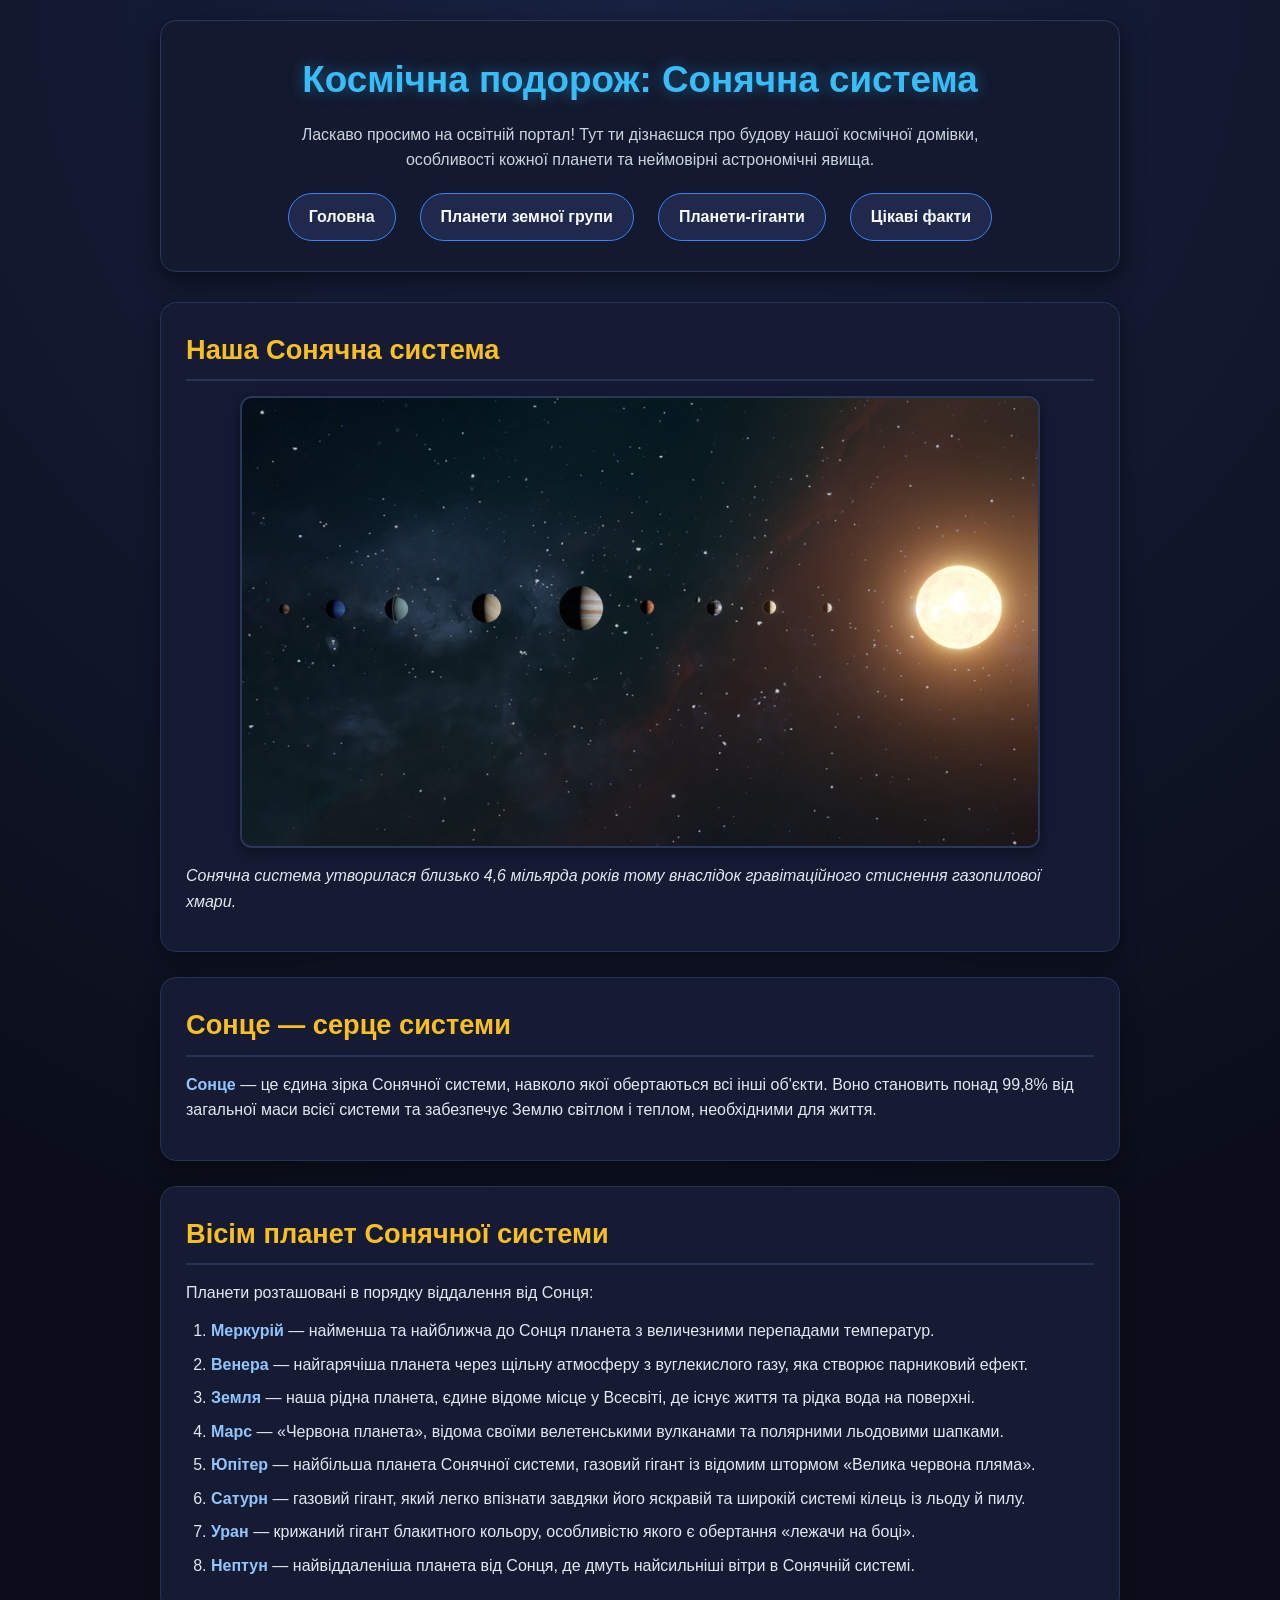
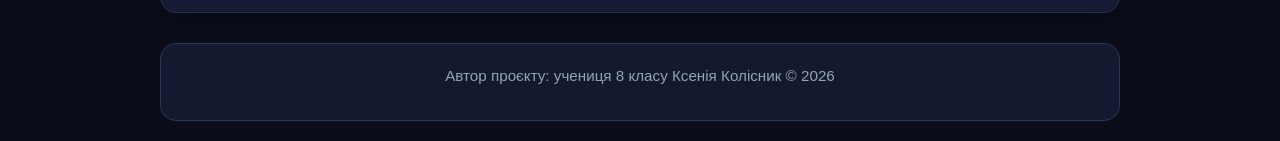
<file: index.html>
<!DOCTYPE html>
<html lang="uk">
<head>
    <meta charset="UTF-8">
    <meta name="viewport" content="width=device-width, initial-scale=1.0">
    <title>Космічна подорож: Сонячна система</title>
<link rel="stylesheet" href="style.css">
</head>
<body>

    <!-- Шапка сайту з назвою та навігацією -->
    <header>
        <h1>Космічна подорож: Сонячна система</h1>
        <p>Ласкаво просимо на освітній портал! Тут ти дізнаєшся про будову нашої космічної домівки, особливості кожної планети та неймовірні астрономічні явища.</p>
        
        <!-- Горизонтальне меню навігації (без CSS пункти меню йдуть у рядок завдяки тегу nav та посиланням a) -->
        <nav>
            <a href="index.html">Головна</a> | 
            <a href="terrestrial.html">Планети земної групи</a> | 
            <a href="giants.html">Планети-гіганти</a> | 
            <a href="facts.html">Цікаві факти</a>
        </nav>
    </header>

    <hr>

    <!-- Основний вміст сторінки -->
    <main>
        <!-- Велике зображення Сонячної системи -->
        <section>
            <h2>Наша Сонячна система</h2>
            <img src="solar-system.jpg" alt="Схема розташування планет у Сонячній системі" width="800">
            <p><em>Сонячна система утворилася близько 4,6 мільярда років тому внаслідок гравітаційного стиснення газопилової хмари.</em></p>
        </section>

        <hr>

        <!-- Інформація про Сонце -->
        <section>
            <h2>Сонце — серце системи</h2>
            <p><strong>Сонце</strong> — це єдина зірка Сонячної системи, навколо якої обертаються всі інші об'єкти. Воно становить понад 99,8% від загальної маси всієї системи та забезпечує Землю світлом і теплом, необхідними для життя.</p>
        </section>

        <hr>

        <!-- Короткий опис 8 планет -->
        <section>
            <h2>Вісім планет Сонячної системи</h2>
            <p>Планети розташовані в порядку віддалення від Сонця:</p>

            <ol>
                <li>
                    <strong>Меркурій</strong> — найменша та найближча до Сонця планета з величезними перепадами температур.
                </li>
                <li>
                    <strong>Венера</strong> — найгарячіша планета через щільну атмосферу з вуглекислого газу, яка створює парниковий ефект.
                </li>
                <li>
                    <strong>Земля</strong> — наша рідна планета, єдине відоме місце у Всесвіті, де існує життя та рідка вода на поверхні.
                </li>
                <li>
                    <strong>Марс</strong> — «Червона планета», відома своїми велетенськими вулканами та полярними льодовими шапками.
                </li>
                <li>
                    <strong>Юпітер</strong> — найбільша планета Сонячної системи, газовий гігант із відомим штормом «Велика червона пляма».
                </li>
                <li>
                    <strong>Сатурн</strong> — газовий гігант, який легко впізнати завдяки його яскравій та широкій системі кілець із льоду й пилу.
                </li>
                <li>
                    <strong>Уран</strong> — крижаний гігант блакитного кольору, особливістю якого є обертання «лежачи на боці».
                </li>
                <li>
                    <strong>Нептун</strong> — найвіддаленіша планета від Сонця, де дмуть найсильніші вітри в Сонячній системі.
                </li>
            </ol>
        </section>
    </main>

    <hr>

    <!-- Підвал сайту -->
    <footer>
        <p>Автор проєкту: учениця 8 класу Ксенія Колісник &copy; 2026</p>
    </footer>

</body>
</html>
</file>
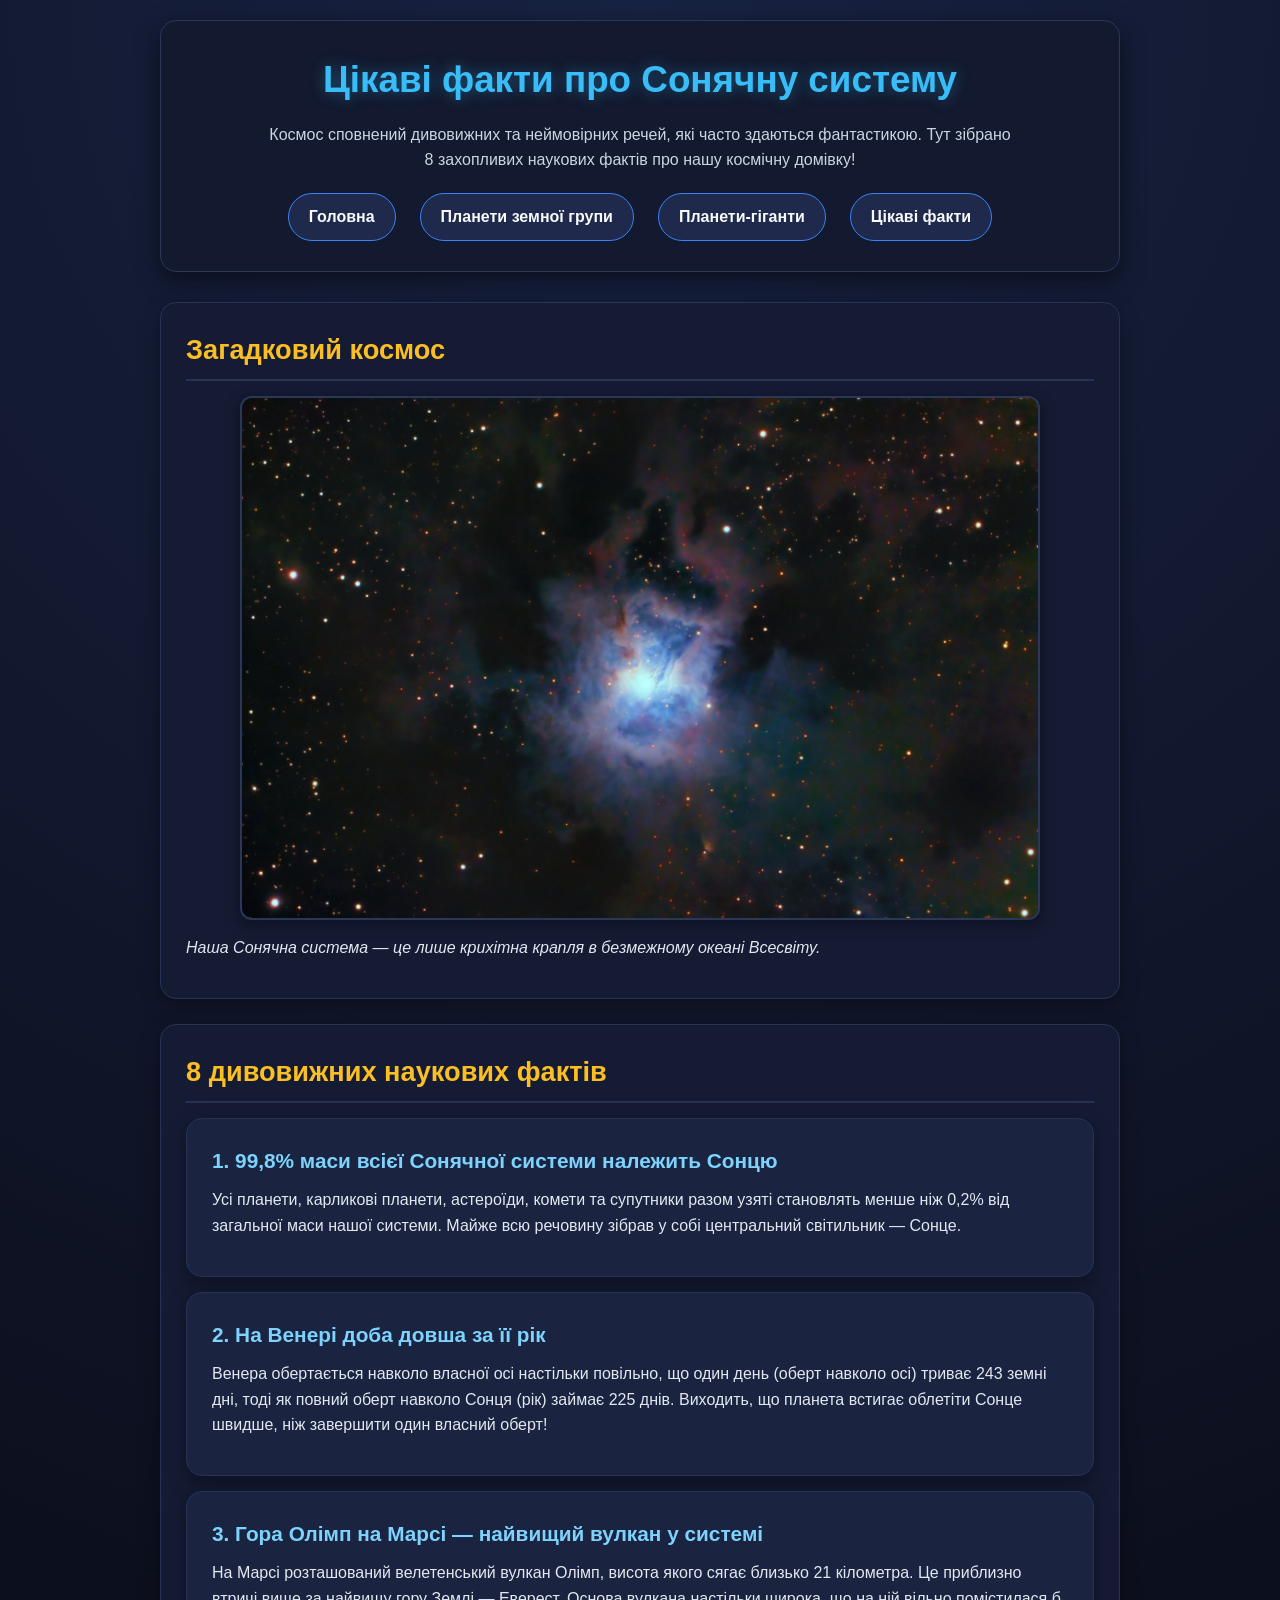
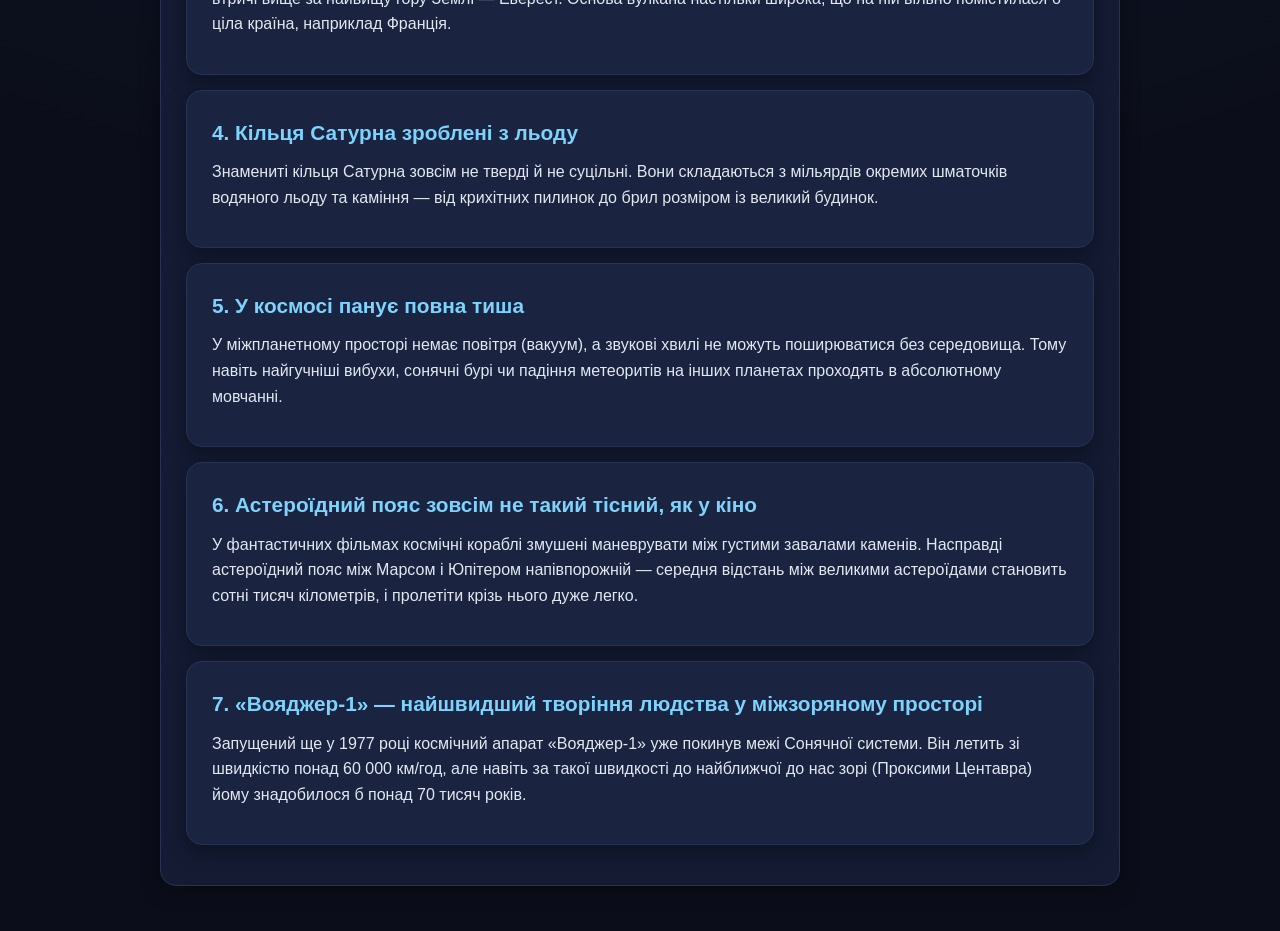
<file: facts.html>
<!DOCTYPE html>
<html lang="uk">
<head>
    <meta charset="UTF-8">
    <meta name="viewport" content="width=device-width, initial-scale=1.0">
    <title>Цікаві факти — Космічна подорож</title>
<link rel="stylesheet" href="style.css">
</head>
<body>

    <!-- Шапка сайту з навігацією -->
    <header>
        <h1>Цікаві факти про Сонячну систему</h1>
        <p>Космос сповнений дивовижних та неймовірних речей, які часто здаються фантастикою. Тут зібрано 8 захопливих наукових фактів про нашу космічну домівку!</p>
        
        <!-- Горизонтальне меню навігації -->
        <nav>
            <a href="index.html">Головна</a> | 
            <a href="terrestrial.html">Планети земної групи</a> | 
            <a href="giants.html">Планети-гіганти</a> | 
            <a href="facts.html">Цікаві факти</a>
        </nav>
    </header>

    <hr>

    <!-- Основний вміст сторінки -->
    <main>
        <!-- Зображення космосу -->
        <section>
            <h2>Загадковий космос</h2>
            <img src="deep-space.jpg" alt="Краєвид глибокого космосу з зірками та туманностями" width="800">
            <p><em>Наша Сонячна система — це лише крихітна крапля в безмежному океані Всесвіту.</em></p>
        </section>

        <hr>

        <!-- Блоки з цікавими фактами -->
        <section>
            <h2>8 дивовижних наукових фактів</h2>

            <article>
                <h3>1. 99,8% маси всієї Сонячної системи належить Сонцю</h3>
                <p>Усі планети, карликові планети, астероїди, комети та супутники разом узяті становлять менше ніж 0,2% від загальної маси нашої системи. Майже всю речовину зібрав у собі центральний світильник — Сонце.</p>
            </article>

            <article>
                <h3>2. На Венері доба довша за її рік</h3>
                <p>Венера обертається навколо власної осі настільки повільно, що один день (оберт навколо осі) триває 243 земні дні, тоді як повний оберт навколо Сонця (рік) займає 225 днів. Виходить, що планета встигає облетіти Сонце швидше, ніж завершити один власний оберт!</p>
            </article>

            <article>
                <h3>3. Гора Олімп на Марсі — найвищий вулкан у системі</h3>
                <p>На Марсі розташований велетенський вулкан Олімп, висота якого сягає близько 21 кілометра. Це приблизно втричі вище за найвищу гору Землі — Еверест. Основа вулкана настільки широка, що на ній вільно помістилася б ціла країна, наприклад Франція.</p>
            </article>

            <article>
                <h3>4. Кільця Сатурна зроблені з льоду</h3>
                <p>Знамениті кільця Сатурна зовсім не тверді й не суцільні. Вони складаються з мільярдів окремих шматочків водяного льоду та каміння — від крихітних пилинок до брил розміром із великий будинок.</p>
            </article>

            <article>
                <h3>5. У космосі панує повна тиша</h3>
                <p>У міжпланетному просторі немає повітря (вакуум), а звукові хвилі не можуть поширюватися без середовища. Тому навіть найгучніші вибухи, сонячні бурі чи падіння метеоритів на інших планетах проходять в абсолютному мовчанні.</p>
            </article>

            <article>
                <h3>6. Астероїдний пояс зовсім не такий тісний, як у кіно</h3>
                <p>У фантастичних фільмах космічні кораблі змушені маневрувати між густими завалами каменів. Насправді астероїдний пояс між Марсом і Юпітером напівпорожній — середня відстань між великими астероїдами становить сотні тисяч кілометрів, і пролетіти крізь нього дуже легко.</p>
            </article>

            <article>
                <h3>7. «Вояджер-1» — найшвидший творіння людства у міжзоряному просторі</h3>
                <p>Запущений ще у 1977 році космічний апарат «Вояджер-1» уже покинув межі Сонячної системи. Він летить зі швидкістю понад 60 000 км/год, але навіть за такої швидкості до найближчої до нас зорі (Проксими Центавра) йому знадобилося б понад 70 тисяч років.</p>
</file>
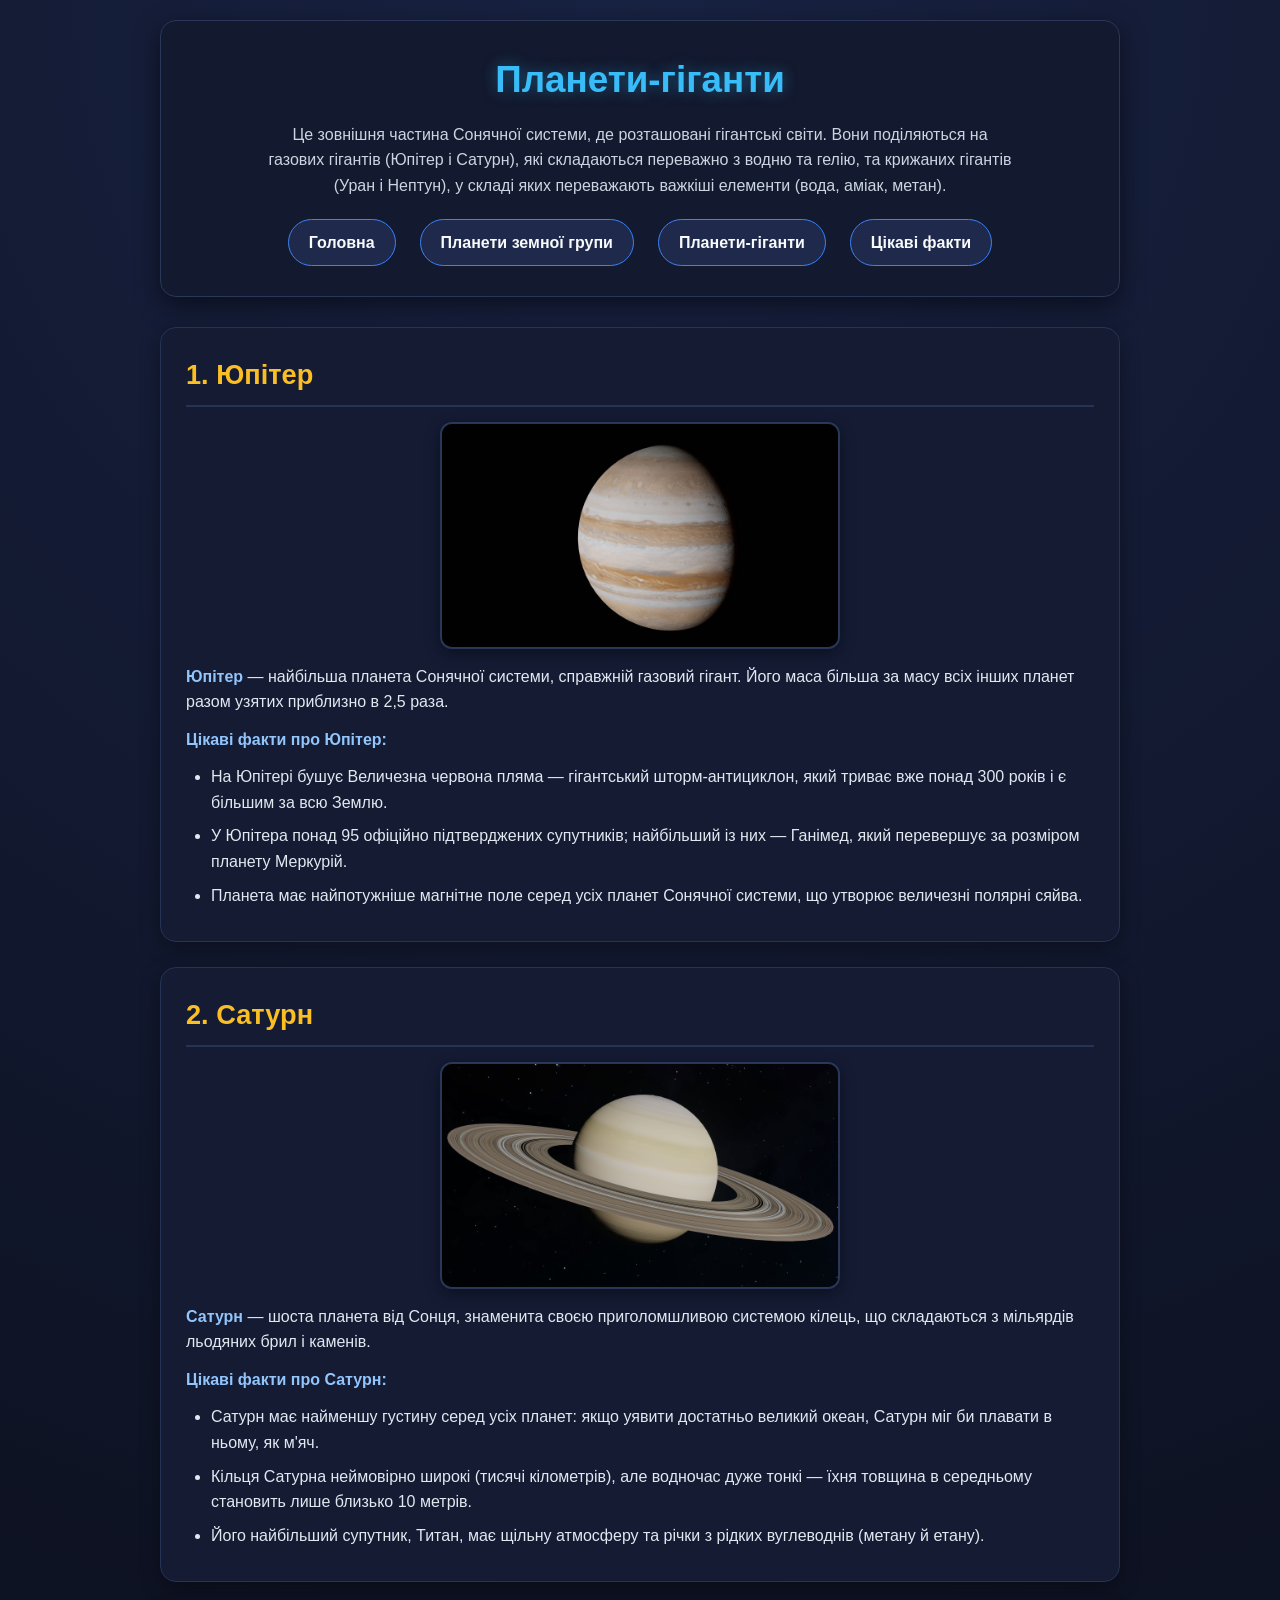
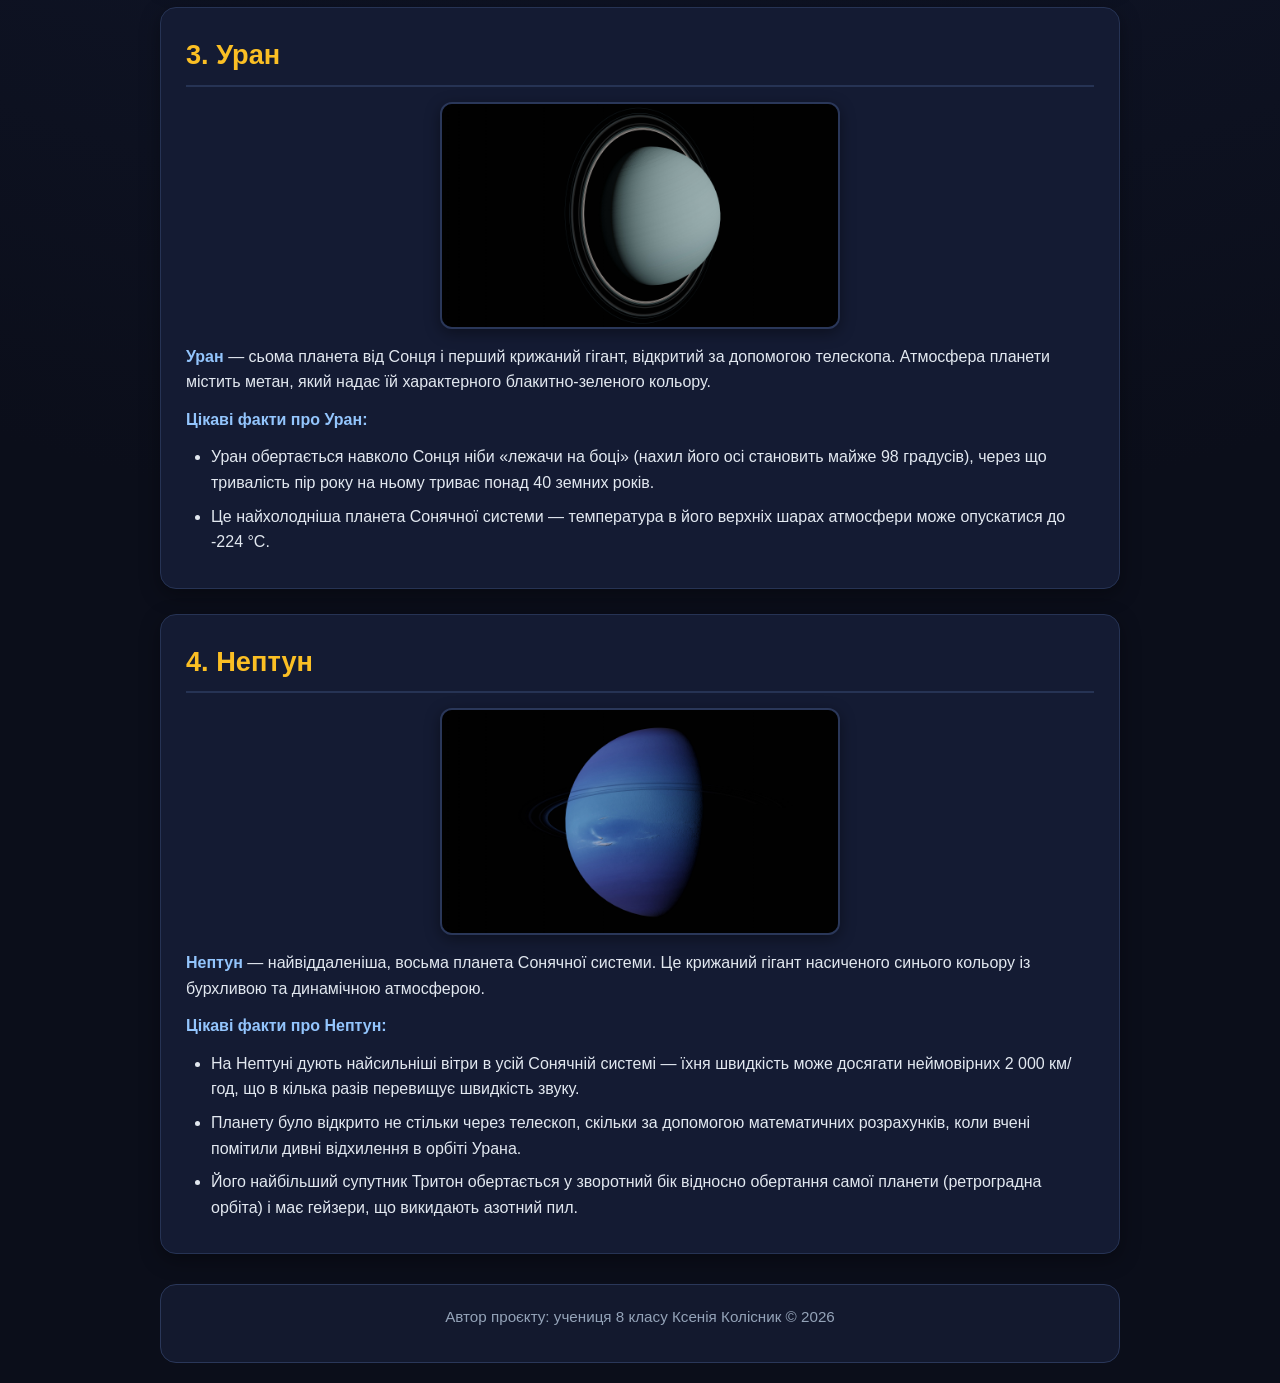
<file: giants.html>
<!DOCTYPE html>
<html lang="uk">
<head>
    <meta charset="UTF-8">
    <meta name="viewport" content="width=device-width, initial-scale=1.0">
    <title>Планети-гіганти — Космічна подорож</title>
<link rel="stylesheet" href="style.css">
</head>
<body>

    <!-- Шапка сайту з навігацією -->
    <header>
        <h1>Планети-гіганти</h1>
        <p>Це зовнішня частина Сонячної системи, де розташовані гігантські світи. Вони поділяються на газових гігантів (Юпітер і Сатурн), які складаються переважно з водню та гелію, та крижаних гігантів (Уран і Нептун), у складі яких переважають важкіші елементи (вода, аміак, метан).</p>
        
        <!-- Горизонтальне меню навігації -->
        <nav>
            <a href="index.html">Головна</a> | 
            <a href="terrestrial.html">Планети земної групи</a> | 
            <a href="giants.html">Планети-гіганти</a> | 
            <a href="facts.html">Цікаві факти</a>
        </nav>
    </header>

    <hr>

    <!-- Основний вміст сторінки (використання блоків-карток для кожної планети) -->
    <main>
        <!-- Картка 1: Юпітер -->
        <article>
            <h2>1. Юпітер</h2>
            <img src="jupiter.jpg" alt="Величний Юпітер із Великою червоною плямою" width="400">
            <p><strong>Юпітер</strong> — найбільша планета Сонячної системи, справжній газовий гігант. Його маса більша за масу всіх інших планет разом узятих приблизно в 2,5 раза.</p>
            <p><strong>Цікаві факти про Юпітер:</strong></p>
            <ul>
                <li>На Юпітері бушує Величезна червона пляма — гігантський шторм-антициклон, який триває вже понад 300 років і є більшим за всю Землю.</li>
                <li>У Юпітера понад 95 офіційно підтверджених супутників; найбільший із них — Ганімед, який перевершує за розміром планету Меркурій.</li>
                <li>Планета має найпотужніше магнітне поле серед усіх планет Сонячної системи, що утворює величезні полярні сяйва.</li>
            </ul>
        </article>

        <hr>

        <!-- Картка 2: Сатурн -->
        <article>
            <h2>2. Сатурн</h2>
            <img src="saturn.jpg" alt="Сатурн із яскравою системою кілець" width="400">
            <p><strong>Сатурн</strong> — шоста планета від Сонця, знаменита своєю приголомшливою системою кілець, що складаються з мільярдів льодяних брил і каменів.</p>
            <p><strong>Цікаві факти про Сатурн:</strong></p>
            <ul>
                <li>Сатурн має найменшу густину серед усіх планет: якщо уявити достатньо великий океан, Сатурн міг би плавати в ньому, як м'яч.</li>
                <li>Кільця Сатурна неймовірно широкі (тисячі кілометрів), але водночас дуже тонкі — їхня товщина в середньому становить лише близько 10 метрів.</li>
                <li>Його найбільший супутник, Титан, має щільну атмосферу та річки з рідких вуглеводнів (метану й етану).</li>
            </ul>
        </article>

        <hr>

        <!-- Картка 3: Уран -->
        <article>
            <h2>3. Уран</h2>
            <img src="uranus.jpg" alt="Блакитно-зелений диск планети Уран" width="400">
            <p><strong>Уран</strong> — сьома планета від Сонця і перший крижаний гігант, відкритий за допомогою телескопа. Атмосфера планети містить метан, який надає їй характерного блакитно-зеленого кольору.</p>
            <p><strong>Цікаві факти про Уран:</strong></p>
            <ul>
                <li>Уран обертається навколо Сонця ніби «лежачи на боці» (нахил його осі становить майже 98 градусів), через що тривалість пір року на ньому триває понад 40 земних років.</li>
                <li>Це найхолодніша планета Сонячної системи — температура в його верхніх шарах атмосфери може опускатися до -224 °C.</li>
            </ul>
        </article>

        <hr>

        <!-- Картка 4: Нептун -->
        <article>
            <h2>4. Нептун</h2>
            <img src="neptune.jpg" alt="Насичено-синій Нептун із хмарами" width="400">
            <p><strong>Нептун</strong> — найвіддаленіша, восьма планета Сонячної системи. Це крижаний гігант насиченого синього кольору із бурхливою та динамічною атмосферою.</p>
            <p><strong>Цікаві факти про Нептун:</strong></p>
            <ul>
                <li>На Нептуні дують найсильніші вітри в усій Сонячній системі — їхня швидкість може досягати неймовірних 2 000 км/год, що в кілька разів перевищує швидкість звуку.</li>
                <li>Планету було відкрито не стільки через телескоп, скільки за допомогою математичних розрахунків, коли вчені помітили дивні відхилення в орбіті Урана.</li>
                <li>Його найбільший супутник Тритон обертається у зворотний бік відносно обертання самої планети (ретроградна орбіта) і має гейзери, що викидають азотний пил.</li>
            </ul>
        </article>
    </main>

    <hr>

    <!-- Підвал сайту -->
    <footer>
        <p>Автор проєкту: учениця 8 класу Ксенія Колісник &copy; 2026</p>
    </footer>

</body>
</html>
</file>
<file: style.css>
/* Основні налаштування для всієї сторінки */
* {
    box-sizing: border-box;
    margin: 0;
    padding: 0;
}

body {
    background-color: #0b0e1a; /* Глибокий темно-синій космічний фон */
    background-image: radial-gradient(circle at top, #182242 0%, #0b0e1a 70%);
    color: #e2e8f0; /* Світлий текст для комфортного читання */
    font-family: 'Segoe UI', Tahoma, Geneva, Verdana, sans-serif;
    line-height: 1.6;
    max-width: 1000px;
    margin: 0 auto;
    padding: 20px;
}

/* Приховуємо стандартні лінії <hr>, оскільки тепер у нас є картки */
hr {
    display: none;
}

/* Шапка сайту */
header {
    background-color: #13192e;
    border: 1px solid #2a3759;
    border-radius: 16px;
    padding: 30px 25px;
    margin-bottom: 30px;
    text-align: center;
    box-shadow: 0 8px 25px rgba(0, 0, 0, 0.5);
}

/* Яскраві заголовки */
h1 {
    color: #38bdf8; /* Яскравий блакитний колір */
    font-size: 2.3rem;
    margin-bottom: 12px;
    text-shadow: 0 0 15px rgba(56, 189, 248, 0.4);
}

h2 {
    color: #fbbf24; /* Яскравий золотисто-сонячний колір */
    font-size: 1.7rem;
    margin-bottom: 15px;
    border-bottom: 2px solid #263354;
    padding-bottom: 8px;
}

h3 {
    color: #7dd3fc;
    font-size: 1.3rem;
    margin-bottom: 10px;
}

header p {
    color: #cbd5e1;
    max-width: 750px;
    margin: 0 auto 20px auto;
}

/* Меню навігації (перетворюємо посилання на стильні кнопки) */
nav {
    display: flex;
    justify-content: center;
    flex-wrap: wrap;
    gap: 12px;
    margin-top: 15px;
    font-size: 0; /* Приховуємо символи розділювача "|" з HTML */
}

nav a {
    font-size: 1rem; /* Повертаємо розмір шрифту для самих кнопок */
    text-decoration: none;
    background-color: #1e294b;
    color: #f8fafc;
    padding: 10px 20px;
    border-radius: 25px;
    border: 1px solid #3b82f6;
    font-weight: 600;
    transition: all 0.3s ease; /* Плавний перехід кольору */
}

/* Ефект зміни кольору кнопок при наведенні */
nav a:hover {
    background-color: #38bdf8;
    color: #0b0e1a;
    border-color: #38bdf8;
    transform: translateY(-2px);
    box-shadow: 0 4px 15px rgba(56, 189, 248, 0.5);
}

/* Картки для секцій, планет та цікавих фактів */
section, article {
    background-color: #141b33;
    border: 1px solid #263354;
    border-radius: 16px;
    padding: 25px;
    margin-bottom: 25px;
    box-shadow: 0 6px 20px rgba(0, 0, 0, 0.35);
    transition: transform 0.3s ease, border-color 0.3s ease;
}

/* Вкладені картки фактів на сторінці facts.html */
section article {
    background-color: #1a2340;
    margin-top: 15px;
    margin-bottom: 15px;
}

article:hover {
    border-color: #38bdf8;
}

/* Зображення */
img {
    max-width: 100%;
    height: auto;
    border-radius: 12px;
    display: block;
    margin: 15px auto;
    border: 2px solid #2a3759;
    box-shadow: 0 4px 15px rgba(0, 0, 0, 0.4);
}

/* Абзаци та списки */
p {
    margin-bottom: 12px;
}

strong {
    color: #93c5fd;
}

ul, ol {
    margin-left: 25px;
    margin-top: 10px;
}

li {
    margin-bottom: 8px;
}

/* Підвал сайту */
footer {
    text-align: center;
    padding: 20px;
    margin-top: 30px;
    background-color: #13192e;
    border-radius: 16px;
    border: 1px solid #2a3759;
    color: #94a3b8;
    font-size: 0.95rem;
}

/* Адаптація для смартфонів (екрани до 600px) */
@media (max-width: 600px) {
    body {
        padding: 12px;
    }

    header {
        padding: 20px 15px;
    }

    h1 {
        font-size: 1.7rem;
    }

    h2 {
        font-size: 1.4rem;
    }

    nav {
        flex-direction: column;
        align-items: stretch;
    }

    nav a {
        text-align: center;
        padding: 12px;
    }

    section, article {
        padding: 18px;
    }
}
</file>
